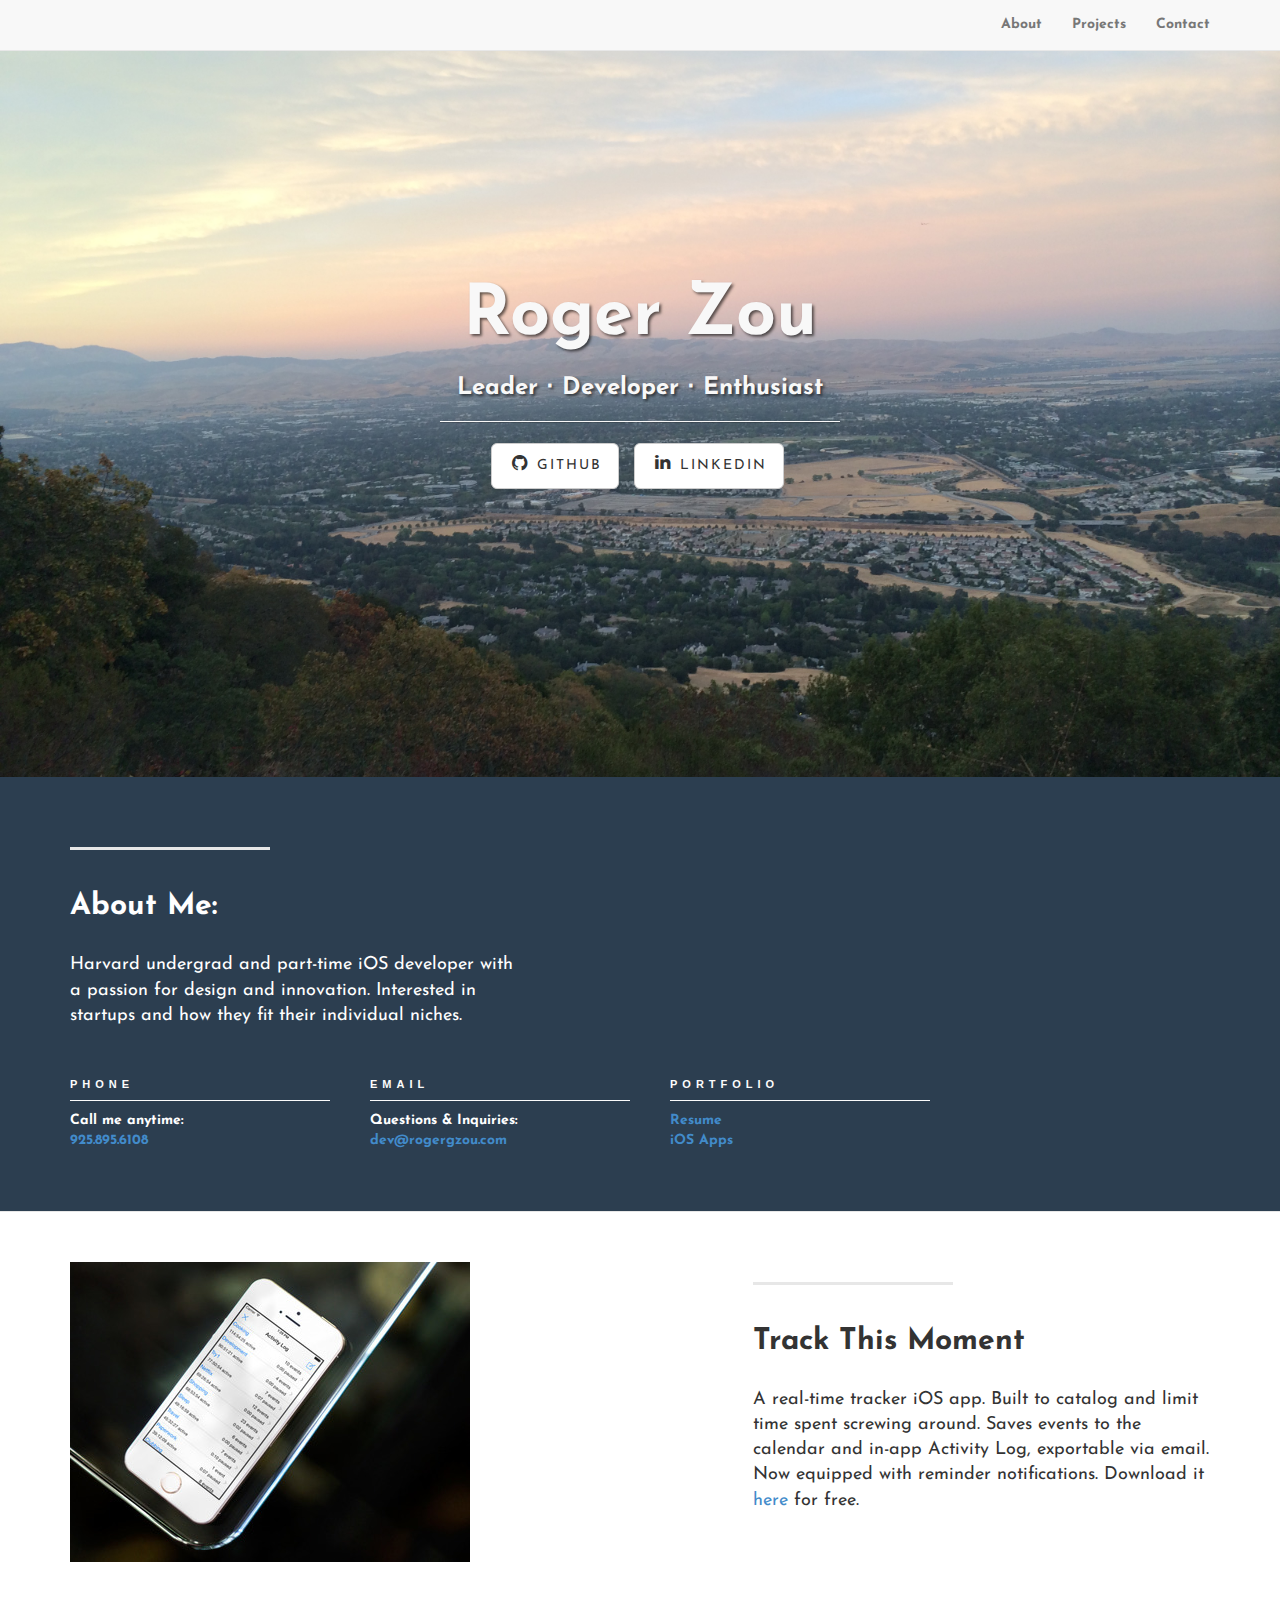
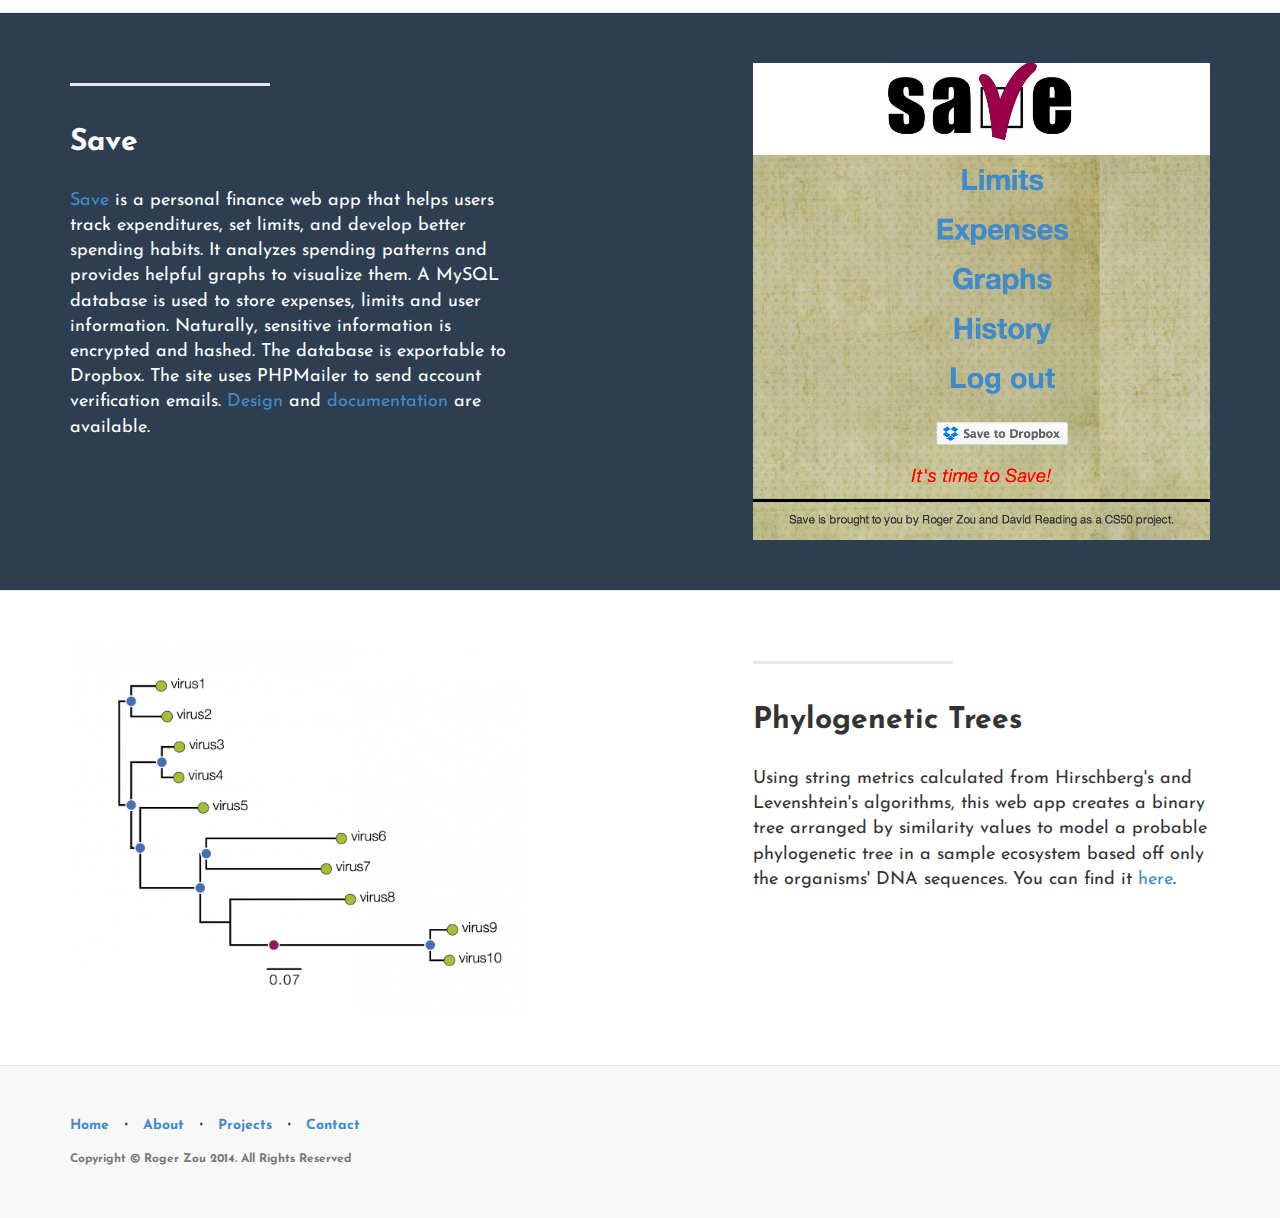
<file: hcs rzou landing page/index.html>
<!DOCTYPE html>
<html lang="en">

<head>

    <meta charset="utf-8">
    <meta http-equiv="X-UA-Compatible" content="IE=edge">
    <meta name="viewport" content="width=device-width, initial-scale=1">
    <meta name="description" content="">
    <meta name="author" content="">

    <title>Roger Zou</title>

    <!-- Bootstrap Core CSS -->
    <link href="css/bootstrap.min.css" rel="stylesheet">

    <!-- Custom CSS -->
    <link href="css/landing-page.css" rel="stylesheet">

    <!-- Custom Fonts -->
    <link href='http://fonts.googleapis.com/css?family=Josefin+Sans' rel='stylesheet' type='text/css'>
    <link href="font-awesome-4.1.0/css/font-awesome.min.css" rel="stylesheet" type="text/css">
    <link href="http://fonts.googleapis.com/css?family=Lato:300,400,700,300italic,400italic,700italic" rel="stylesheet" type="text/css">

    <!-- HTML5 Shim and Respond.js IE8 support of HTML5 elements and media queries -->
    <!-- WARNING: Respond.js doesn't work if you view the page via file:// -->
    <!--[if lt IE 9]>
        <script src="https://oss.maxcdn.com/libs/html5shiv/3.7.0/html5shiv.js"></script>
        <script src="https://oss.maxcdn.com/libs/respond.js/1.4.2/respond.min.js"></script>
    <![endif]-->

</head>

<body>

    <!-- Navigation -->
    <nav class="navbar navbar-default navbar-fixed-top" role="navigation">
        <div class="container">
            <!-- Brand and toggle get grouped for better mobile display -->
            <div class="navbar-header">
                <button type="button" class="navbar-toggle" data-toggle="collapse" data-target="#bs-example-navbar-collapse-1">
                    <span class="sr-only">Toggle navigation</span>
                    <span class="icon-bar"></span>
                    <span class="icon-bar"></span>
                    <span class="icon-bar"></span>
                </button>
                <!-- <a class="navbar-brand" href="#">Start Bootstrap</a>  -->
            </div>
            <!-- Collect the nav links, forms, and other content for toggling -->
            <div class="collapse navbar-collapse" id="bs-example-navbar-collapse-1">
                <ul class="nav navbar-nav navbar-right">
                    <li>
                        <a data-scroll href="#about">About</a>
                    </li>
                    <li>
                        <a data-scroll href="#projects">Projects</a>
                    </li>
                    <li>
                        <a data-scroll href="#contact">Contact</a>
                    </li>
                </ul>
            </div>
            <!-- /.navbar-collapse -->
        </div>
        <!-- /.container -->
    </nav>

    <!-- Header -->
    <div class="intro-header" id="top">

        <div class="container">

            <div class="row">
                <div class="col-lg-12">
                    <div class="intro-message">
                        <h1>Roger Zou</h1>
                        <h3>Leader &sdot; Developer &sdot; Enthusiast</h3>
                        <hr class="intro-divider">
                        <ul class="list-inline intro-social-buttons">
                            <!-- <li>
                                <a href="https://twitter.com/SBootstrap" class="btn btn-default btn-lg"><i class="fa fa-twitter fa-fw"></i> <span class="network-name">Twitter</span></a>
                            </li> -->
                            <li>
                                <a target="_blank" href="https://github.com/rogergzou" class="btn btn-default btn-lg"><i class="fa fa-github fa-fw"></i> <span class="network-name">Github</span></a>
                            </li>
                            <li>
                                <a target="_blank" href="http://www.linkedin.com/pub/roger-zou/63/672/b4b" class="btn btn-default btn-lg"><i class="fa fa-linkedin fa-fw"></i> <span class="network-name">LinkedIn</span></a>
                            </li>
                        </ul>
                    </div>
                </div>
            </div>

        </div>
        <!-- /.container -->

    </div>
    <!-- /.intro-header -->

    <!-- Page Content -->


    



    <div class="content-section-a" id="about">

        <div class="container">

            <div class="row">
                <div class="col-lg-5 col-sm-6">
                    <hr class="section-heading-spacer">
                    <div class="clearfix"></div>
                    <h2 class="section-heading">About Me:</h2>
                    <p class="lead">Harvard undergrad and part-time iOS developer with a passion for design and innovation. Interested in startups and how they fit their individual niches.</p>
                </div>
                <div class="col-lg-5 col-lg-offset-2 col-sm-6" id="contact"> <!--fml contact is fail -->
                    <!-- <img class="img-responsive" src="img/ipad.png" alt=""> -->
                </div>
            </div>



            <header class="container pull-left" style="display: block; opacity: 1;"> <!-- margin-top: -100px;" -->
        <div class="row" style="margin-left: -45px">
          <div class="span3">
            <h4>Phone</h4>
            <p>
              Call me anytime: <br><a href="tel://925-895-6108">925.895.6108</a>
              
            </p>
          </div>
          <div class="span3">
            <h4>Email</h4>
            <p>
              Questions &amp; Inquiries: <br><a target="_blank" href="mailto:dev@rogergzou.com">dev@rogergzou.com</a>
              
            </p>
          </div>
          <div class="span3">
            <h4>Portfolio</h4>
            <p>
              <a target="_blank" href="resume.pdf">Resume</a><br><a target="_blank" href="https://itunes.apple.com/us/artist/roger-zou/id896059223">iOS Apps</a>
              
            </p>
          </div>
          <!-- <div class="span3">
            <h4>Organizations</h4>
            <p>
              <a target="_blank" href="http://hcs.harvard.edu">Harvard Computer Society - Social Chair</a><br><a target="_blank" href="http://harvardyearbook.com">Harvard Yearbook - Business Board</a>

            </p>
          </div> -->
        </div>
    </header>



        </div>
        <!-- /.container -->

    </div>


    <!-- /.content-section-a -->

    <div class="content-section-b" id="projects">

        <div class="container">

            <div class="row">
                <div class="col-lg-5 col-lg-offset-1 col-sm-push-6  col-sm-6">
                    <hr class="section-heading-spacer">
                    <div class="clearfix"></div>
                    <h2 class="section-heading">Track This Moment</h2>
                    <p class="lead">A real-time tracker iOS app. Built to catalog and limit time spent screwing around. Saves events to the calendar and in-app Activity Log, exportable via email. Now equipped with reminder notifications. Download it <a target="_blank" href="https://itunes.apple.com/us/app/track-this-moment/id896059220?mt=8">here</a> for free.</p>
                </div>
                <div class="col-lg-5 col-sm-pull-6  col-sm-6">
                    <img class="img-responsive" src="img/trackthismomentSS.jpg" alt="">
                </div>
            </div>

        </div>
        <!-- /.container -->

    </div>
    <!-- /.content-section-b -->

    <div class="content-section-a">

        <div class="container">

            <div class="row">
                <div class="col-lg-5 col-sm-6">
                    <hr class="section-heading-spacer">
                    <div class="clearfix"></div>
                    <h2 class="section-heading">Save</h2>
                    <p class="lead"><a target="_blank" href="http://cs50lyfe.info">Save</a> is a personal finance web app that helps users track expenditures, set limits, and develop better spending habits. It analyzes spending patterns and provides helpful graphs to visualize them. A MySQL database is used to store expenses, limits and user information. Naturally, sensitive information is encrypted and hashed. The database is exportable to Dropbox. The site uses PHPMailer to send account verification emails. <a target="_blank" href="Save/design.html">Design</a> and <a target="_blank" href="Save/documentation.html">documentation</a> are available.</p>
                </div>
                <div class="col-lg-5 col-lg-offset-2 col-sm-6">
                    <a target="_blank" href="http://cs50lyfe.info"><img style="border:0;" class="img-responsive" src="img/Save-websitepic.png" alt=""></a>
                </div>
            </div>

        </div>
        <!-- /.container -->

    </div>

    <!-- /.content-section-a -->

    <div class="content-section-b">

        <div class="container">

            <div class="row">
                <div class="col-lg-5 col-lg-offset-1 col-sm-push-6  col-sm-6">
                    <hr class="section-heading-spacer">
                    <div class="clearfix"></div>
                    <h2 class="section-heading">Phylogenetic Trees</h2>
                    <p class="lead">Using string metrics calculated from Hirschberg's and Levenshtein's algorithms, this web app creates a binary tree arranged by similarity values to model a probable phylogenetic tree in a sample ecosystem based off only the organisms' DNA sequences. You can find it <a target="_blank" href="cs51/tree.html">here</a>.</p>
                </div>
                <div class="col-lg-5 col-sm-pull-6  col-sm-6">
                    <img class="img-responsive" src="img/unrooted_phylogram.png" alt="">
                </div>
            </div>

        </div>
        <!-- /.container -->

    </div>

    <!-- /.content-section-b -->
<!--
    <div class="banner">

        <div class="container">

            <div class="row">
                <div class="col-lg-6">
                    <h2>Connect to Start Bootstrap:</h2>
                </div>
                <div class="col-lg-6">
                    <ul class="list-inline banner-social-buttons">
                        <li>
                            <a href="https://twitter.com/SBootstrap" class="btn btn-default btn-lg"><i class="fa fa-twitter fa-fw"></i> <span class="network-name">Twitter</span></a>
                        </li>
                        <li>
                            <a href="https://github.com/IronSummitMedia/startbootstrap" class="btn btn-default btn-lg"><i class="fa fa-github fa-fw"></i> <span class="network-name">Github</span></a>
                        </li>
                        <li>
                            <a href="#" class="btn btn-default btn-lg"><i class="fa fa-linkedin fa-fw"></i> <span class="network-name">Linkedin</span></a>
                        </li>
                    </ul>
                </div>
            </div>

        </div>
-->
        <!-- /.container -->
<!--
    </div>
-->
    <!-- /.banner -->

    <!-- Footer -->
    <footer>
        <div class="container">
            <div class="row">
                <div class="col-lg-12">
                    <ul class="list-inline">
                        <li>
                            <a data-scroll href="#top">Home</a>
                        </li>
                        <li class="footer-menu-divider">&sdot;</li>
                        <li>
                            <a data-scroll href="#about">About</a>
                        </li>
                        <li class="footer-menu-divider">&sdot;</li>
                        <li>
                            <a data-scroll href="#projects">Projects</a>
                        </li>
                        <li class="footer-menu-divider">&sdot;</li>
                        <li>
                            <a data-scroll href="#contact">Contact</a>
                        </li>
                    </ul>
                    <p class="copyright text-muted small">Copyright &copy; Roger Zou 2014. All Rights Reserved</p>
                </div>
            </div>
        </div>
    </footer>

    <!-- jQuery Version 1.11.0 -->
    <script src="js/jquery-1.11.0.js"></script>

    <!-- Bootstrap Core JavaScript -->
    <script src="js/bootstrap.min.js"></script>

    <!-- Smooth Scroll -->
    <script src="smooth-scroll-master/dist/js/smooth-scroll.js"></script>
    <script>
        smoothScroll.init();
    </script>

</body>

</html>
</file>
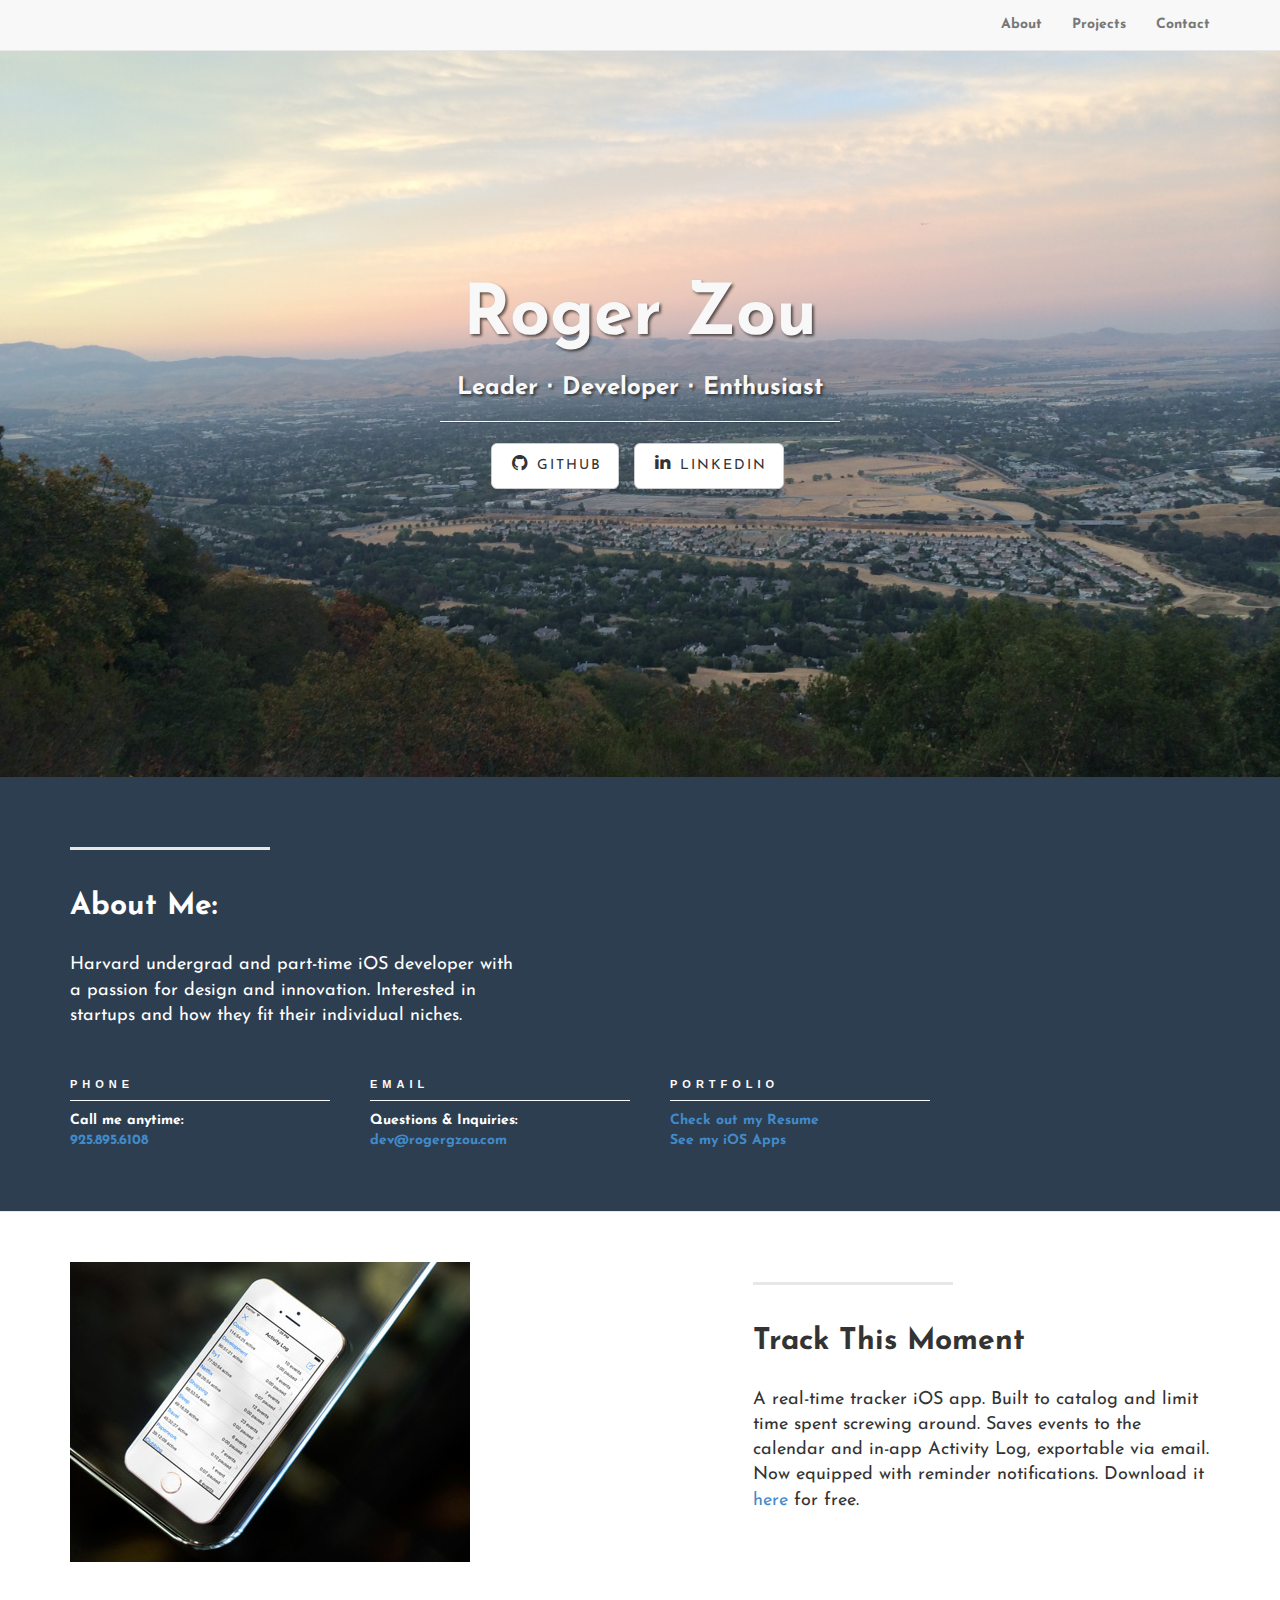
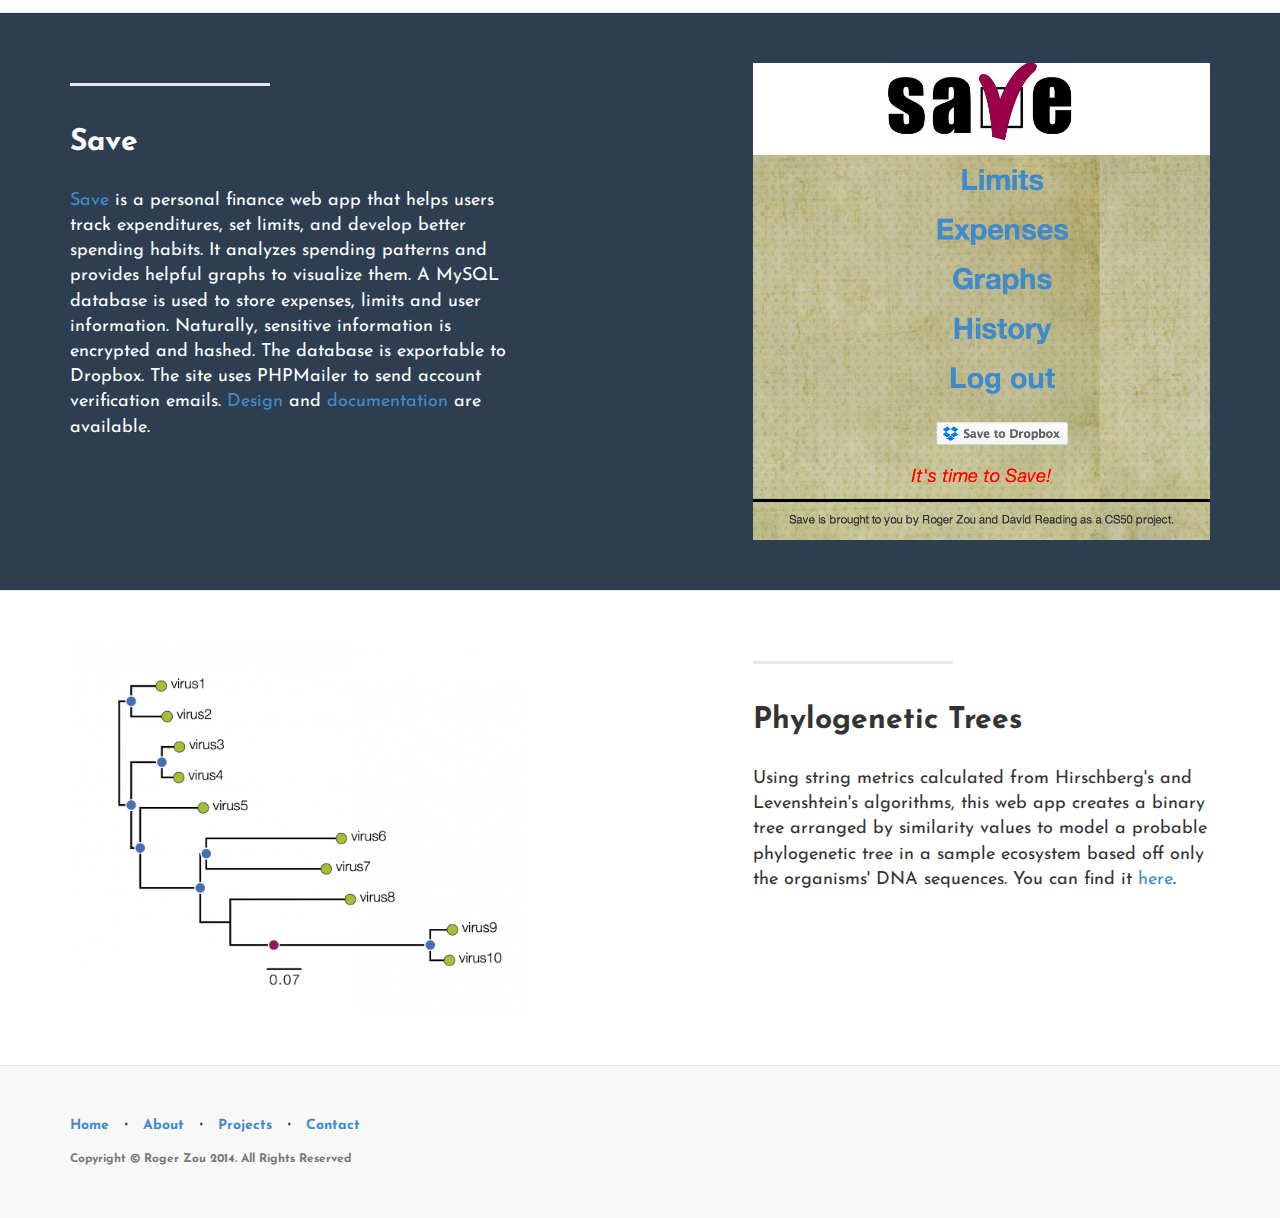
<file: landing-page/index.html>
<!DOCTYPE html>
<html lang="en">

<head>

    <meta charset="utf-8">
    <meta http-equiv="X-UA-Compatible" content="IE=edge">
    <meta name="viewport" content="width=device-width, initial-scale=1">
    <meta name="description" content="">
    <meta name="author" content="">

    <title>Roger Zou</title>

    <!-- Bootstrap Core CSS -->
    <link href="css/bootstrap.min.css" rel="stylesheet">

    <!-- Custom CSS -->
    <link href="css/landing-page.css" rel="stylesheet">

    <!-- Custom Fonts -->
    <link href='http://fonts.googleapis.com/css?family=Josefin+Sans' rel='stylesheet' type='text/css'>
    <link href="font-awesome-4.1.0/css/font-awesome.min.css" rel="stylesheet" type="text/css">
    <link href="http://fonts.googleapis.com/css?family=Lato:300,400,700,300italic,400italic,700italic" rel="stylesheet" type="text/css">

    <!-- HTML5 Shim and Respond.js IE8 support of HTML5 elements and media queries -->
    <!-- WARNING: Respond.js doesn't work if you view the page via file:// -->
    <!--[if lt IE 9]>
        <script src="https://oss.maxcdn.com/libs/html5shiv/3.7.0/html5shiv.js"></script>
        <script src="https://oss.maxcdn.com/libs/respond.js/1.4.2/respond.min.js"></script>
    <![endif]-->

</head>

<body>

    <!-- Navigation -->
    <nav class="navbar navbar-default navbar-fixed-top" role="navigation">
        <div class="container">
            <!-- Brand and toggle get grouped for better mobile display -->
            <div class="navbar-header">
                <button type="button" class="navbar-toggle" data-toggle="collapse" data-target="#bs-example-navbar-collapse-1">
                    <span class="sr-only">Toggle navigation</span>
                    <span class="icon-bar"></span>
                    <span class="icon-bar"></span>
                    <span class="icon-bar"></span>
                </button>
                <!-- <a class="navbar-brand" href="#">Start Bootstrap</a>  -->
            </div>
            <!-- Collect the nav links, forms, and other content for toggling -->
            <div class="collapse navbar-collapse" id="bs-example-navbar-collapse-1">
                <ul class="nav navbar-nav navbar-right">
                    <li>
                        <a data-scroll href="#about">About</a>
                    </li>
                    <li>
                        <a data-scroll href="#projects">Projects</a>
                    </li>
                    <li>
                        <a data-scroll href="#contact">Contact</a>
                    </li>
                </ul>
            </div>
            <!-- /.navbar-collapse -->
        </div>
        <!-- /.container -->
    </nav>

    <!-- Header -->
    <div class="intro-header" id="top">

        <div class="container">

            <div class="row">
                <div class="col-lg-12">
                    <div class="intro-message">
                        <h1>Roger Zou</h1>
                        <h3>Leader &sdot; Developer &sdot; Enthusiast</h3>
                        <hr class="intro-divider">
                        <ul class="list-inline intro-social-buttons">
                            <!-- <li>
                                <a href="https://twitter.com/SBootstrap" class="btn btn-default btn-lg"><i class="fa fa-twitter fa-fw"></i> <span class="network-name">Twitter</span></a>
                            </li> -->
                            <li>
                                <a href="https://github.com/rogergzou" class="btn btn-default btn-lg"><i class="fa fa-github fa-fw"></i> <span class="network-name">Github</span></a>
                            </li>
                            <li>
                                <a href="http://www.linkedin.com/pub/roger-zou/63/672/b4b" class="btn btn-default btn-lg"><i class="fa fa-linkedin fa-fw"></i> <span class="network-name">LinkedIn</span></a>
                            </li>
                        </ul>
                    </div>
                </div>
            </div>

        </div>
        <!-- /.container -->

    </div>
    <!-- /.intro-header -->

    <!-- Page Content -->


    



    <div class="content-section-a" id="about">

        <div class="container">

            <div class="row">
                <div class="col-lg-5 col-sm-6">
                    <hr class="section-heading-spacer">
                    <div class="clearfix"></div>
                    <h2 class="section-heading">About Me:</h2>
                    <p class="lead">Harvard undergrad and part-time iOS developer with a passion for design and innovation. Interested in startups and how they fit their individual niches.</p>
                </div>
                <div class="col-lg-5 col-lg-offset-2 col-sm-6" id="contact"> <!--fml contact is fail -->
                    <!-- <img class="img-responsive" src="img/ipad.png" alt=""> -->
                </div>
            </div>



            <header class="container pull-left" style="display: block; opacity: 1;"> <!-- margin-top: -100px;" -->
        <div class="row" style="margin-left: -45px">
          <div class="span3">
            <h4>Phone</h4>
            <p>
              Call me anytime: <br><a href="tel://925-895-6108">925.895.6108</a>
              
            </p>
          </div>
          <div class="span3">
            <h4>Email</h4>
            <p>
              Questions &amp; Inquiries: <br><a target="_blank" href="mailto:dev@rogergzou.com">dev@rogergzou.com</a>
              
            </p>
          </div>
          <div class="span3">
            <h4>Portfolio</h4>
            <p>
              <a href="#">Check out my Resume</a><br><a target="_blank" href="https://itunes.apple.com/us/artist/roger-zou/id896059223">See my iOS Apps</a>
              
            </p>
          </div>
          <!-- <div class="span3">
            <h4>Organizations</h4>
            <p>
              <a target="_blank" href="http://hcs.harvard.edu">Harvard Computer Society - Social Chair</a><br><a target="_blank" href="http://harvardyearbook.com">Harvard Yearbook - Business Board</a>

            </p>
          </div> -->
        </div>
    </header>



        </div>
        <!-- /.container -->

    </div>


    <!-- /.content-section-a -->

    <div class="content-section-b" id="projects">

        <div class="container">

            <div class="row">
                <div class="col-lg-5 col-lg-offset-1 col-sm-push-6  col-sm-6">
                    <hr class="section-heading-spacer">
                    <div class="clearfix"></div>
                    <h2 class="section-heading">Track This Moment</h2>
                    <p class="lead">A real-time tracker iOS app. Built to catalog and limit time spent screwing around. Saves events to the calendar and in-app Activity Log, exportable via email. Now equipped with reminder notifications. Download it <a target="_blank" href="https://itunes.apple.com/us/app/track-this-moment/id896059220?mt=8">here</a> for free.</p>
                </div>
                <div class="col-lg-5 col-sm-pull-6  col-sm-6">
                    <img class="img-responsive" src="img/trackthismomentSS.jpg" alt="">
                </div>
            </div>

        </div>
        <!-- /.container -->

    </div>
    <!-- /.content-section-b -->

    <div class="content-section-a">

        <div class="container">

            <div class="row">
                <div class="col-lg-5 col-sm-6">
                    <hr class="section-heading-spacer">
                    <div class="clearfix"></div>
                    <h2 class="section-heading">Save</h2>
                    <p class="lead"><a target="_blank" href="http://cs50lyfe.info">Save</a> is a personal finance web app that helps users track expenditures, set limits, and develop better spending habits. It analyzes spending patterns and provides helpful graphs to visualize them. A MySQL database is used to store expenses, limits and user information. Naturally, sensitive information is encrypted and hashed. The database is exportable to Dropbox. The site uses PHPMailer to send account verification emails. <a target="_blank" href="Save/design.html">Design</a> and <a target="_blank" href="Save/documentation.html">documentation</a> are available.</p>
                </div>
                <div class="col-lg-5 col-lg-offset-2 col-sm-6">
                    <a target="_blank" href="http://cs50lyfe.info"><img style="border:0;" class="img-responsive" src="img/Save-websitepic.png" alt=""></a>
                </div>
            </div>

        </div>
        <!-- /.container -->

    </div>

    <!-- /.content-section-a -->

    <div class="content-section-b">

        <div class="container">

            <div class="row">
                <div class="col-lg-5 col-lg-offset-1 col-sm-push-6  col-sm-6">
                    <hr class="section-heading-spacer">
                    <div class="clearfix"></div>
                    <h2 class="section-heading">Phylogenetic Trees</h2>
                    <p class="lead">Using string metrics calculated from Hirschberg's and Levenshtein's algorithms, this web app creates a binary tree arranged by similarity values to model a probable phylogenetic tree in a sample ecosystem based off only the organisms' DNA sequences. You can find it <a target="_blank" href="http://rogergzou.com/cs51/code/tree">here</a>.</p>
                </div>
                <div class="col-lg-5 col-sm-pull-6  col-sm-6">
                    <img class="img-responsive" src="img/unrooted_phylogram.png" alt="">
                </div>
            </div>

        </div>
        <!-- /.container -->

    </div>

    <!-- /.content-section-b -->
<!--
    <div class="banner">

        <div class="container">

            <div class="row">
                <div class="col-lg-6">
                    <h2>Connect to Start Bootstrap:</h2>
                </div>
                <div class="col-lg-6">
                    <ul class="list-inline banner-social-buttons">
                        <li>
                            <a href="https://twitter.com/SBootstrap" class="btn btn-default btn-lg"><i class="fa fa-twitter fa-fw"></i> <span class="network-name">Twitter</span></a>
                        </li>
                        <li>
                            <a href="https://github.com/IronSummitMedia/startbootstrap" class="btn btn-default btn-lg"><i class="fa fa-github fa-fw"></i> <span class="network-name">Github</span></a>
                        </li>
                        <li>
                            <a href="#" class="btn btn-default btn-lg"><i class="fa fa-linkedin fa-fw"></i> <span class="network-name">Linkedin</span></a>
                        </li>
                    </ul>
                </div>
            </div>

        </div>
-->
        <!-- /.container -->
<!--
    </div>
-->
    <!-- /.banner -->

    <!-- Footer -->
    <footer>
        <div class="container">
            <div class="row">
                <div class="col-lg-12">
                    <ul class="list-inline">
                        <li>
                            <a data-scroll href="#top">Home</a>
                        </li>
                        <li class="footer-menu-divider">&sdot;</li>
                        <li>
                            <a data-scroll href="#about">About</a>
                        </li>
                        <li class="footer-menu-divider">&sdot;</li>
                        <li>
                            <a data-scroll href="#projects">Projects</a>
                        </li>
                        <li class="footer-menu-divider">&sdot;</li>
                        <li>
                            <a data-scroll href="#contact">Contact</a>
                        </li>
                    </ul>
                    <p class="copyright text-muted small">Copyright &copy; Roger Zou 2014. All Rights Reserved</p>
                </div>
            </div>
        </div>
    </footer>

    <!-- jQuery Version 1.11.0 -->
    <script src="js/jquery-1.11.0.js"></script>

    <!-- Bootstrap Core JavaScript -->
    <script src="js/bootstrap.min.js"></script>

    <!-- Smooth Scroll -->
    <script src="smooth-scroll-master/dist/js/smooth-scroll.js"></script>
    <script>
        smoothScroll.init();
    </script>

</body>

</html>
</file>
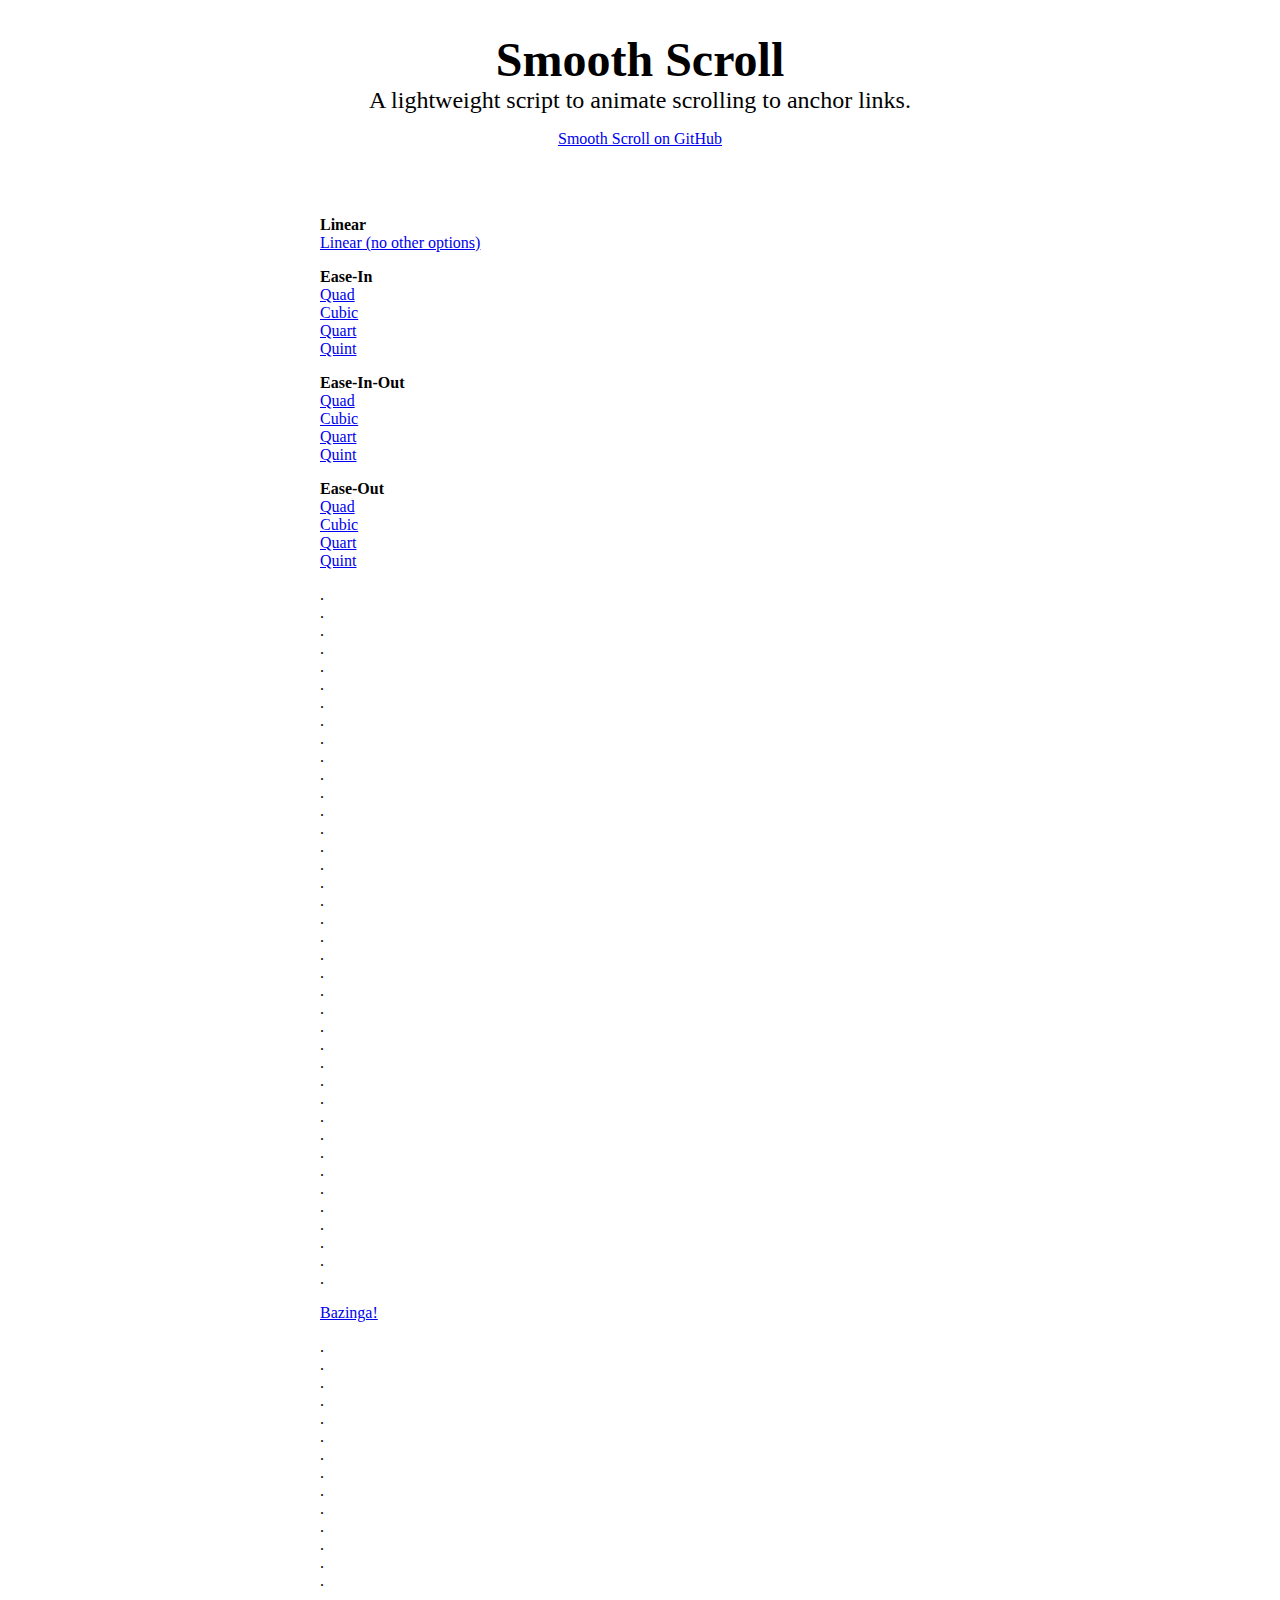
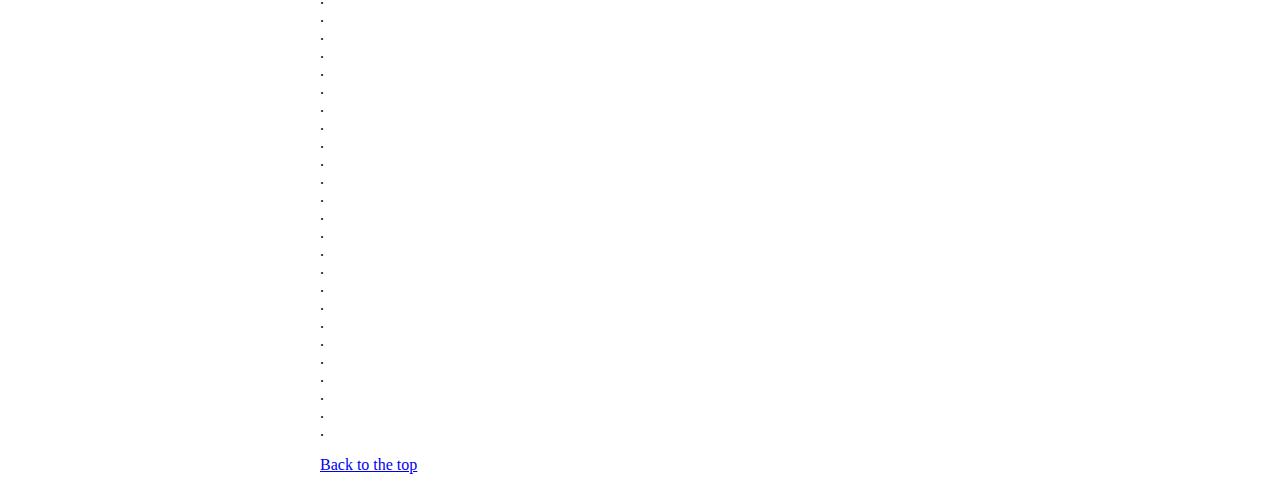
<file: hcs rzou landing page/smooth-scroll-master/index.html>
<!DOCTYPE html>
<html lang="en">
<head>
	<meta charset="utf-8">
	<title>Smooth Scroll</title>
	<meta name="viewport" content="width=device-width, initial-scale=1.0">

	<!-- HTML5 Shim for IE -->
	<!--[if IE]>
		<script src="http://html5shiv.googlecode.com/svn/trunk/html5.js"></script>
	<![endif]-->
</head>

<body id="top">
	<section style="width: 88%; max-width: 40em; margin-left: auto; margin-right: auto;">

		<h1 style="text-align: center; font-size: 3em; margin-bottom: 0;">Smooth Scroll</h1>
		<p style="text-align: center; font-size: 1.5em; margin: 0;">A lightweight script to animate scrolling to anchor links.</p>
		<p style="text-align: center;"><a href="https://github.com/cferdinandi/smooth-scroll#readme">Smooth Scroll on GitHub</a></p>

		<br><br>

		<p>
			<strong>Linear</strong><br>
			<a data-scroll data-options='{ "easing": "linear" }' href="#bazinga">Linear (no other options)</a><br>
		</p>

		<p>
			<strong>Ease-In</strong><br>
			<a data-scroll data-options='{ "easing": "easeInQuad" }' href="#bazinga">Quad</a><br>
			<a data-scroll data-options='{ "easing": "easeInCubic" }' href="#bazinga">Cubic</a><br>
			<a data-scroll data-options='{ "easing": "easeInQuart" }' href="#bazinga">Quart</a><br>
			<a data-scroll data-options='{ "easing": "easeInQuint" }' href="#bazinga">Quint</a>
		</p>

		<p>
			<strong>Ease-In-Out</strong><br>
			<a data-scroll data-options='{ "easing": "easeInOutQuad" }' href="#bazinga">Quad</a><br>
			<a data-scroll data-options='{ "easing": "easeInOutCubic" }' href="#bazinga">Cubic</a><br>
			<a data-scroll data-options='{ "easing": "easeInOutQuart" }' href="#bazinga">Quart</a><br>
			<a data-scroll data-options='{ "easing": "easeInOutQuint" }' href="#bazinga">Quint</a>
		</p>

		<p>
			<strong>Ease-Out</strong><br>
			<a data-scroll data-options='{ "easing": "easeOutQuad" }' href="#bazinga">Quad</a><br>
			<a data-scroll data-options='{ "easing": "easeOutCubic" }' href="#bazinga">Cubic</a><br>
			<a data-scroll data-options='{ "easing": "easeOutQuart" }' href="#bazinga">Quart</a><br>
			<a data-scroll data-options='{ "easing": "easeOutQuint" }' href="#bazinga">Quint</a>
		</p>

		<p>
			.<br>.<br>.<br>.<br>.<br>.<br>.<br>.<br>.<br>.<br>.<br>.<br>.<br>
			.<br>.<br>.<br>.<br>.<br>.<br>.<br>.<br>.<br>.<br>.<br>.<br>.<br>
			.<br>.<br>.<br>.<br>.<br>.<br>.<br>.<br>.<br>.<br>.<br>.<br>.
		</p>

		<p id="bazinga"><a data-scroll href="#bottom">Bazinga!</a></p>

		<p>
			.<br>.<br>.<br>.<br>.<br>.<br>.<br>.<br>.<br>.<br>.<br>.<br>.<br>
			.<br>.<br>.<br>.<br>.<br>.<br>.<br>.<br>.<br>.<br>.<br>.<br>.<br>
			.<br>.<br>.<br>.<br>.<br>.<br>.<br>.<br>.<br>.<br>.<br>.<br>.
		</p>

		<p id="bottom"><a data-scroll data-options='{ "easing": "easeOutCubic" }' href="#top">Back to the top</a></p>

	</section>


	<!-- Javascript -->
	<script src='dist/js/smooth-scroll.js'></script>
	<script>
		smoothScroll.init({
			speed: 1000,
			easing: 'easeInOutCubic',
			offset: 0,
			updateURL: true,
			callbackBefore: function ( toggle, anchor ) {},
			callbackAfter: function ( toggle, anchor ) {}
		});
	</script>

</body>
</html>
</file>
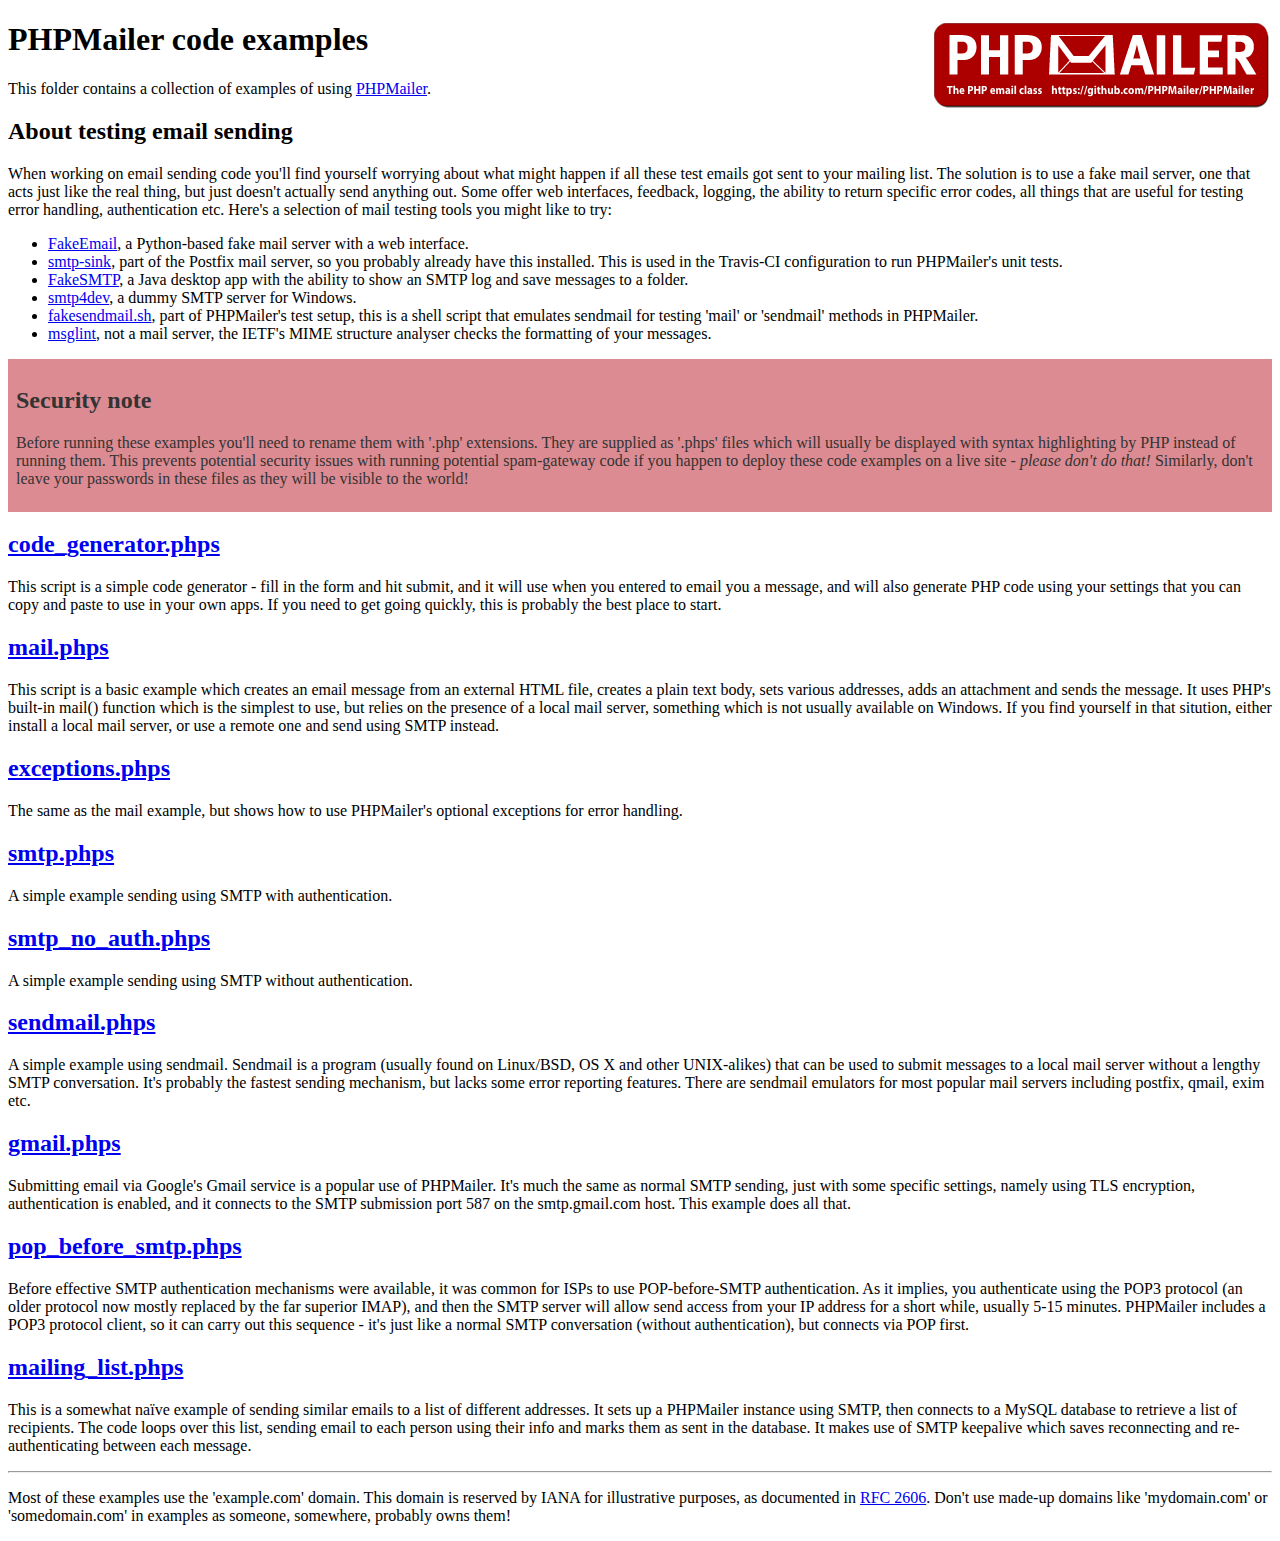
<file: hcs rzou landing page/downloaded from cs50lyfe.info/cs50lyfe.info/PHPMailer/examples/index.html>
<!DOCTYPE html>
<html>
<head>
	<meta http-equiv="Content-Type" content="text/html; charset=utf-8" />
	<title>PHPMailer Examples</title>
</head>
<body>
<h1>PHPMailer code examples<a href="https://github.com/PHPMailer/PHPMailer"><img src="images/phpmailer.png" style="float:right; border:0;" alt="PHPMailer logo"></a></h1>
<p>This folder contains a collection of examples of using <a href="https://github.com/PHPMailer/PHPMailer">PHPMailer</a>.</p>
<h2>About testing email sending</h2>
<p>When working on email sending code you'll find yourself worrying about what might happen if all these test emails got sent to your mailing list. The solution is to use a fake mail server, one that acts just like the real thing, but just doesn't actually send anything out. Some offer web interfaces, feedback, logging, the ability to return specific error codes, all things that are useful for testing error handling, authentication etc. Here's a selection of mail testing tools you might like to try:</p>
<ul>
  <li><a href="https://github.com/isotoma/FakeEmail">FakeEmail</a>, a Python-based fake mail server with a web interface.</li>
  <li><a href="http://www.postfix.org/smtp-sink.1.html">smtp-sink</a>, part of the Postfix mail server, so you probably already have this installed. This is used in the Travis-CI configuration to run PHPMailer's unit tests.</li>
  <li><a href="https://github.com/Nilhcem/FakeSMTP">FakeSMTP</a>, a Java desktop app with the ability to show an SMTP log and save messages to a folder.</li>
  <li><a href="http://smtp4dev.codeplex.com">smtp4dev</a>, a dummy SMTP server for Windows.</li>
  <li><a href="https://github.com/PHPMailer/PHPMailer/blob/master/test/fakesendmail.sh">fakesendmail.sh</a>, part of PHPMailer's test setup, this is a shell script that emulates sendmail for testing 'mail' or 'sendmail' methods in PHPMailer.</li>
  <li><a href="http://tools.ietf.org/tools/msglint/">msglint</a>, not a mail server, the IETF's MIME structure analyser checks the formatting of your messages.</li>
</ul>
<div style="padding: 8px; color: #333333; background-color: #dc8b92">
<h2>Security note</h2>
<p>Before running these examples you'll need to rename them with '.php' extensions. They are supplied as '.phps' files which will usually be displayed with syntax highlighting by PHP instead of running them. This prevents potential security issues with running potential spam-gateway code if you happen to deploy these code examples on a live site - <em>please don't do that!</em> Similarly, don't leave your passwords in these files as they will be visible to the world!</p>
</div>
<h2><a href="code_generator.phps">code_generator.phps</a></h2>
<p>This script is a simple code generator - fill in the form and hit submit, and it will use when you entered to email you a message, and will also generate PHP code using your settings that you can copy and paste to use in your own apps. If you need to get going quickly, this is probably the best place to start.</p>
<h2><a href="mail.phps">mail.phps</a></h2>
<p>This script is a basic example which creates an email message from an external HTML file, creates a plain text body, sets various addresses, adds an attachment and sends the message. It uses PHP's built-in mail() function which is the simplest to use, but relies on the presence of a local mail server, something which is not usually available on Windows. If you find yourself in that sitution, either install a local mail server, or use a remote one and send using SMTP instead.</p>
<h2><a href="exceptions.phps">exceptions.phps</a></h2>
<p>The same as the mail example, but shows how to use PHPMailer's optional exceptions for error handling.</p>
<h2><a href="smtp.phps">smtp.phps</a></h2>
<p>A simple example sending using SMTP with authentication.</p>
<h2><a href="smtp_no_auth.phps">smtp_no_auth.phps</a></h2>
<p>A simple example sending using SMTP without authentication.</p>
<h2><a href="sendmail.phps">sendmail.phps</a></h2>
<p>A simple example using sendmail. Sendmail is a program (usually found on Linux/BSD, OS X and other UNIX-alikes) that can be used to submit messages to a local mail server without a lengthy SMTP conversation. It's probably the fastest sending mechanism, but lacks some error reporting features. There are sendmail emulators for most popular mail servers including postfix, qmail, exim etc.</p>
<h2><a href="gmail.phps">gmail.phps</a></h2>
<p>Submitting email via Google's Gmail service is a popular use of PHPMailer. It's much the same as normal SMTP sending, just with some specific settings, namely using TLS encryption, authentication is enabled, and it connects to the SMTP submission port 587 on the smtp.gmail.com host. This example does all that.</p>
<h2><a href="pop_before_smtp.phps">pop_before_smtp.phps</a></h2>
<p>Before effective SMTP authentication mechanisms were available, it was common for ISPs to use POP-before-SMTP authentication. As it implies, you authenticate using the POP3 protocol (an older protocol now mostly replaced by the far superior IMAP), and then the SMTP server will allow send access from your IP address for a short while, usually 5-15 minutes. PHPMailer includes a POP3 protocol client, so it can carry out this sequence - it's just like a normal SMTP conversation (without authentication), but connects via POP first.</p>
<h2><a href="mailing_list.phps">mailing_list.phps</a></h2>
<p>This is a somewhat naïve example of sending similar emails to a list of different addresses. It sets up a PHPMailer instance using SMTP, then connects to a MySQL database to retrieve a list of recipients. The code loops over this list, sending email to each person using their info and marks them as sent in the database. It makes use of SMTP keepalive which saves reconnecting and re-authenticating between each message.</p>
<hr>
<p>Most of these examples use the 'example.com' domain. This domain is reserved by IANA for illustrative purposes, as documented in <a href="http://tools.ietf.org/html/rfc2606">RFC 2606</a>. Don't use made-up domains like 'mydomain.com' or 'somedomain.com' in examples as someone, somewhere, probably owns them!</p>
</body>
</html>
</file>
<file: hcs rzou landing page/css/landing-page.css>
/*!
 * Start Bootstrap - Landing Page Bootstrap Theme (http://startbootstrap.com)
 * Code licensed under the Apache License v2.0.
 * For details, see http://www.apache.org/licenses/LICENSE-2.0.
 */

body,
html {
    width: 100%;
    height: 100%;
}

body,
h1,
h2,
h3,
h4,
h5,
h6 {
    /* font-family: "Lato","Helvetica Neue",Helvetica,Arial,sans-serif; */
    font-family: 'Josefin Sans', sans-serif;
    font-weight: 700;
}

.lead {
    font-size: 18px;
    font-weight: 400;
}

.intro-header {
    padding-top: 50px; /* If you're making other pages, make sure there is 50px of padding to make sure the navbar doesn't overlap content! */
    padding-bottom: 50px;
    text-align: center;
    color: #f8f8f8;
    background: url(../img/pleasanton-bg.jpg) no-repeat center center;
    background-size: cover;
}

.intro-message {
    position: relative;
    padding-top: 20%;
    padding-bottom: 20%;
}

.intro-message > h1 {
    margin: 0;
    text-shadow: 2px 2px 3px rgba(0,0,0,0.6);
    font-size: 5em;
}

.intro-divider {
    width: 400px;
    border-top: 1px solid #f8f8f8;
    border-bottom: 1px solid rgba(0,0,0,0.2);
}

.intro-message > h3 {
    text-shadow: 2px 2px 3px rgba(0,0,0,0.6);
}

@media(max-width:767px) {
    .intro-message {
        padding-bottom: 15%;
    }

    .intro-message > h1 {
        font-size: 3em;
    }

    ul.intro-social-buttons > li {
        display: block;
        margin-bottom: 20px;
        padding: 0;
    }

    ul.intro-social-buttons > li:last-child {
        margin-bottom: 0;
    }

    .intro-divider {
        width: 100%;
    }
}

.network-name {
    text-transform: uppercase;
    font-size: 14px;
    font-weight: 400;
    letter-spacing: 2px;
}

.content-section-a {
    padding: 50px 0;
    /* background-color: #f8f8f8; */
    color: white;
    background-color: #2c3e50;
}

.content-section-b {
    padding: 50px 0;
    border-top: 1px solid #e7e7e7;
    border-bottom: 1px solid #e7e7e7;
}

.section-heading {
    margin-bottom: 30px;
}

.section-heading-spacer {
    float: left;
    width: 200px;
    border-top: 3px solid #e7e7e7;
}

.banner {
    padding: 100px 0;
    color: #f8f8f8;
    background: url(../img/banner-bg.jpg) no-repeat center center;
    background-size: cover;
}

.banner h2 {
    margin: 0;
    text-shadow: 2px 2px 3px rgba(0,0,0,0.6);
    font-size: 3em;
}

.banner ul {
    margin-bottom: 0;
}

.banner-social-buttons {
    float: right;
    margin-top: 0;
}




/* no idea what's happening here */
.span3 {
	width:220px;
}

.span3 h4{
	font-family: "brandon-grotesque","Helvetica Neue",Helvetica,Arial,sans-serif;
	font-weight: 700;
	font-size: 11px;
	line-height: 1;
	color: #fcfcfc;
	text-transform: uppercase;
	letter-spacing: 5px;
	padding: 5px 0 10px;
	margin: 25px 10px 10px 0;
	border-bottom: 1px solid #fcfcfc;
}

[class*="span"] {
	float: left;
	min-height: 1px;
	margin-left: 20px;
}

@media(min-width:1200px) {
	.span3 {
		width:270px;
	}
	[class*="span"] {
		float:left;
		min-height: 1px;
		margin-left: 30px;
	}
}








@media(max-width:1199px) {
    ul.banner-social-buttons {
        float: left;
        margin-top: 15px;
    }
}

@media(max-width:767px) {
    .banner h2 {
        margin: 0;
        text-shadow: 2px 2px 3px rgba(0,0,0,0.6);
        font-size: 3em;
    }

    ul.banner-social-buttons > li {
        display: block;
        margin-bottom: 20px;
        padding: 0;
    }

    ul.banner-social-buttons > li:last-child {
        margin-bottom: 0;
    }
}

footer {
    padding: 50px 0;
    background-color: #f8f8f8;
}

p.copyright {
    margin: 15px 0 0;
}
</file>
<file: landing-page/css/landing-page.css>
/*!
 * Start Bootstrap - Landing Page Bootstrap Theme (http://startbootstrap.com)
 * Code licensed under the Apache License v2.0.
 * For details, see http://www.apache.org/licenses/LICENSE-2.0.
 */

body,
html {
    width: 100%;
    height: 100%;
}

body,
h1,
h2,
h3,
h4,
h5,
h6 {
    /* font-family: "Lato","Helvetica Neue",Helvetica,Arial,sans-serif; */
    font-family: 'Josefin Sans', sans-serif;
    font-weight: 700;
}

.lead {
    font-size: 18px;
    font-weight: 400;
}

.intro-header {
    padding-top: 50px; /* If you're making other pages, make sure there is 50px of padding to make sure the navbar doesn't overlap content! */
    padding-bottom: 50px;
    text-align: center;
    color: #f8f8f8;
    background: url(../img/pleasanton-bg.jpg) no-repeat center center;
    background-size: cover;
}

.intro-message {
    position: relative;
    padding-top: 20%;
    padding-bottom: 20%;
}

.intro-message > h1 {
    margin: 0;
    text-shadow: 2px 2px 3px rgba(0,0,0,0.6);
    font-size: 5em;
}

.intro-divider {
    width: 400px;
    border-top: 1px solid #f8f8f8;
    border-bottom: 1px solid rgba(0,0,0,0.2);
}

.intro-message > h3 {
    text-shadow: 2px 2px 3px rgba(0,0,0,0.6);
}

@media(max-width:767px) {
    .intro-message {
        padding-bottom: 15%;
    }

    .intro-message > h1 {
        font-size: 3em;
    }

    ul.intro-social-buttons > li {
        display: block;
        margin-bottom: 20px;
        padding: 0;
    }

    ul.intro-social-buttons > li:last-child {
        margin-bottom: 0;
    }

    .intro-divider {
        width: 100%;
    }
}

.network-name {
    text-transform: uppercase;
    font-size: 14px;
    font-weight: 400;
    letter-spacing: 2px;
}

.content-section-a {
    padding: 50px 0;
    /* background-color: #f8f8f8; */
    color: white;
    background-color: #2c3e50;
}

.content-section-b {
    padding: 50px 0;
    border-top: 1px solid #e7e7e7;
    border-bottom: 1px solid #e7e7e7;
}

.section-heading {
    margin-bottom: 30px;
}

.section-heading-spacer {
    float: left;
    width: 200px;
    border-top: 3px solid #e7e7e7;
}

.banner {
    padding: 100px 0;
    color: #f8f8f8;
    background: url(../img/banner-bg.jpg) no-repeat center center;
    background-size: cover;
}

.banner h2 {
    margin: 0;
    text-shadow: 2px 2px 3px rgba(0,0,0,0.6);
    font-size: 3em;
}

.banner ul {
    margin-bottom: 0;
}

.banner-social-buttons {
    float: right;
    margin-top: 0;
}




/* no idea what's happening here */
.span3 {
	width:220px;
}

.span3 h4{
	font-family: "brandon-grotesque","Helvetica Neue",Helvetica,Arial,sans-serif;
	font-weight: 700;
	font-size: 11px;
	line-height: 1;
	color: #fcfcfc;
	text-transform: uppercase;
	letter-spacing: 5px;
	padding: 5px 0 10px;
	margin: 25px 10px 10px 0;
	border-bottom: 1px solid #fcfcfc;
}

[class*="span"] {
	float: left;
	min-height: 1px;
	margin-left: 20px;
}

@media(min-width:1200px) {
	.span3 {
		width:270px;
	}
	[class*="span"] {
		float:left;
		min-height: 1px;
		margin-left: 30px;
	}
}








@media(max-width:1199px) {
    ul.banner-social-buttons {
        float: left;
        margin-top: 15px;
    }
}

@media(max-width:767px) {
    .banner h2 {
        margin: 0;
        text-shadow: 2px 2px 3px rgba(0,0,0,0.6);
        font-size: 3em;
    }

    ul.banner-social-buttons > li {
        display: block;
        margin-bottom: 20px;
        padding: 0;
    }

    ul.banner-social-buttons > li:last-child {
        margin-bottom: 0;
    }
}

footer {
    padding: 50px 0;
    background-color: #f8f8f8;
}

p.copyright {
    margin: 15px 0 0;
}
</file>
